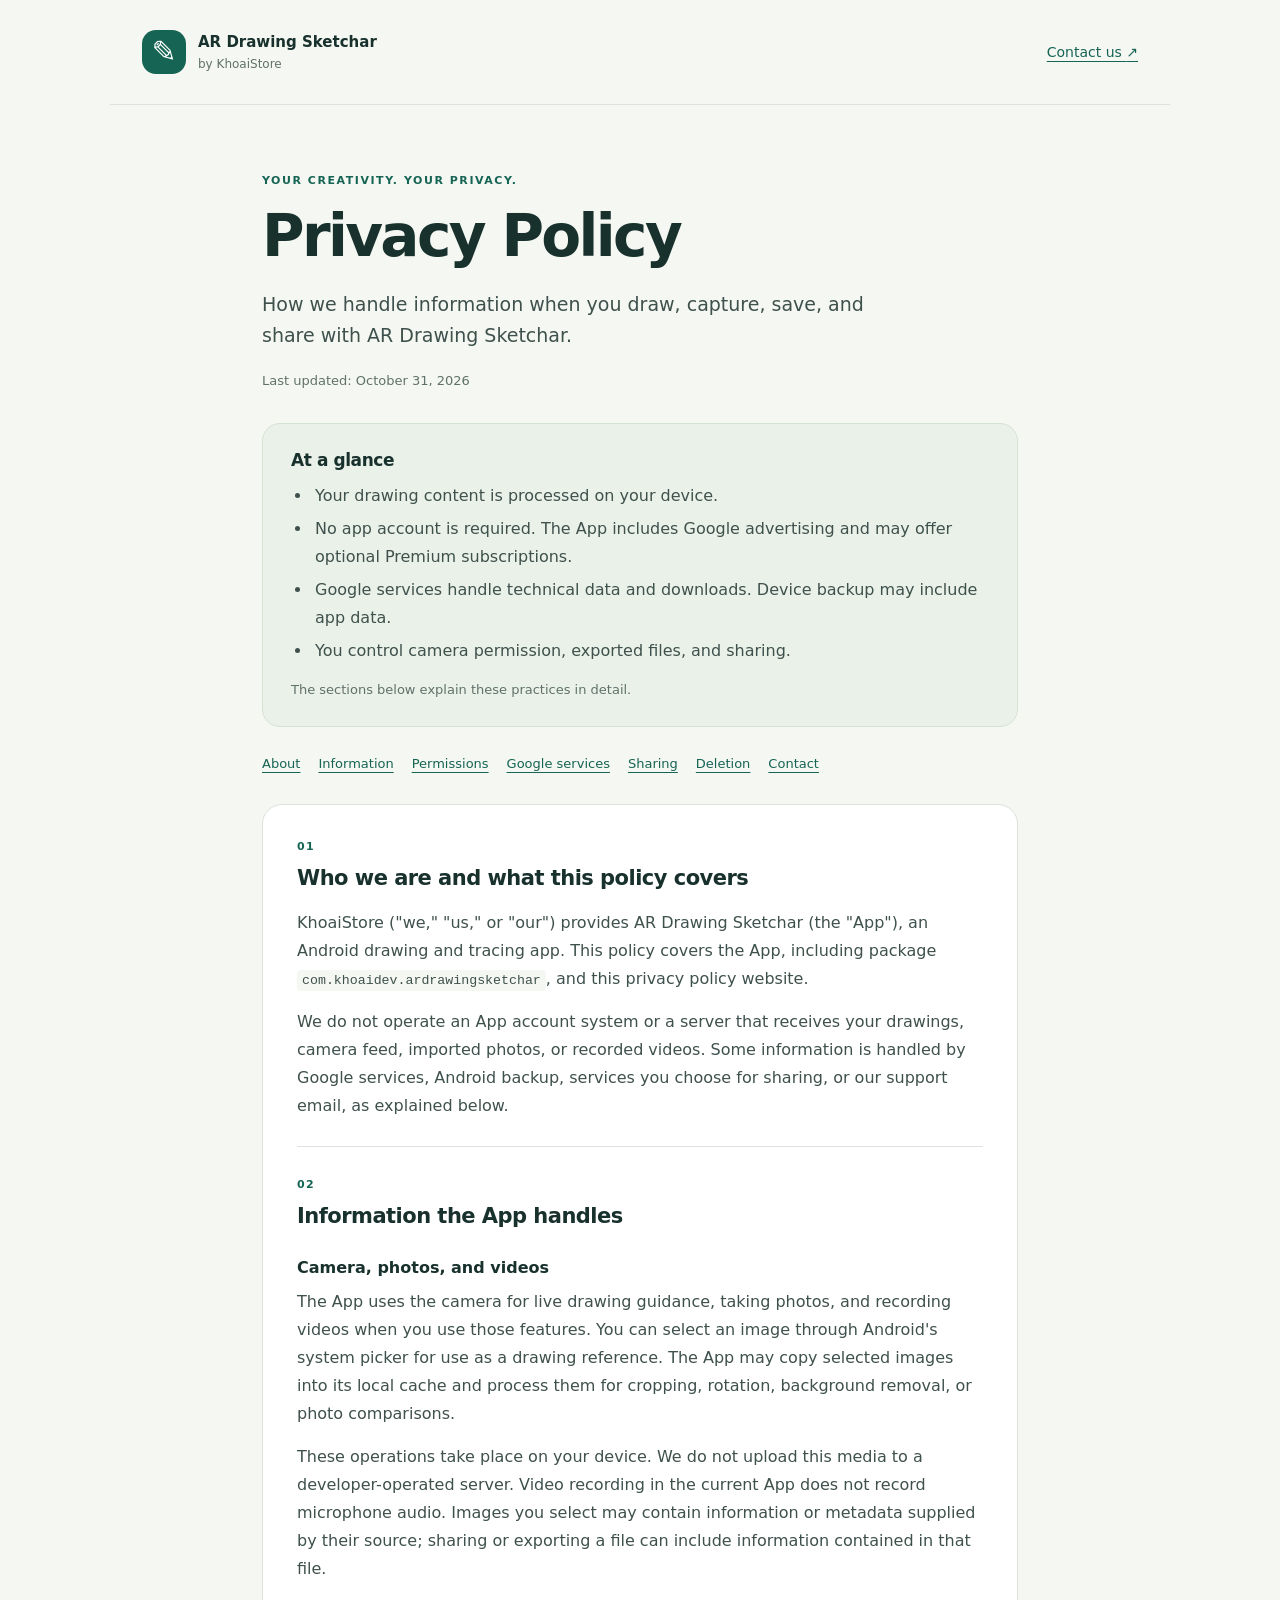
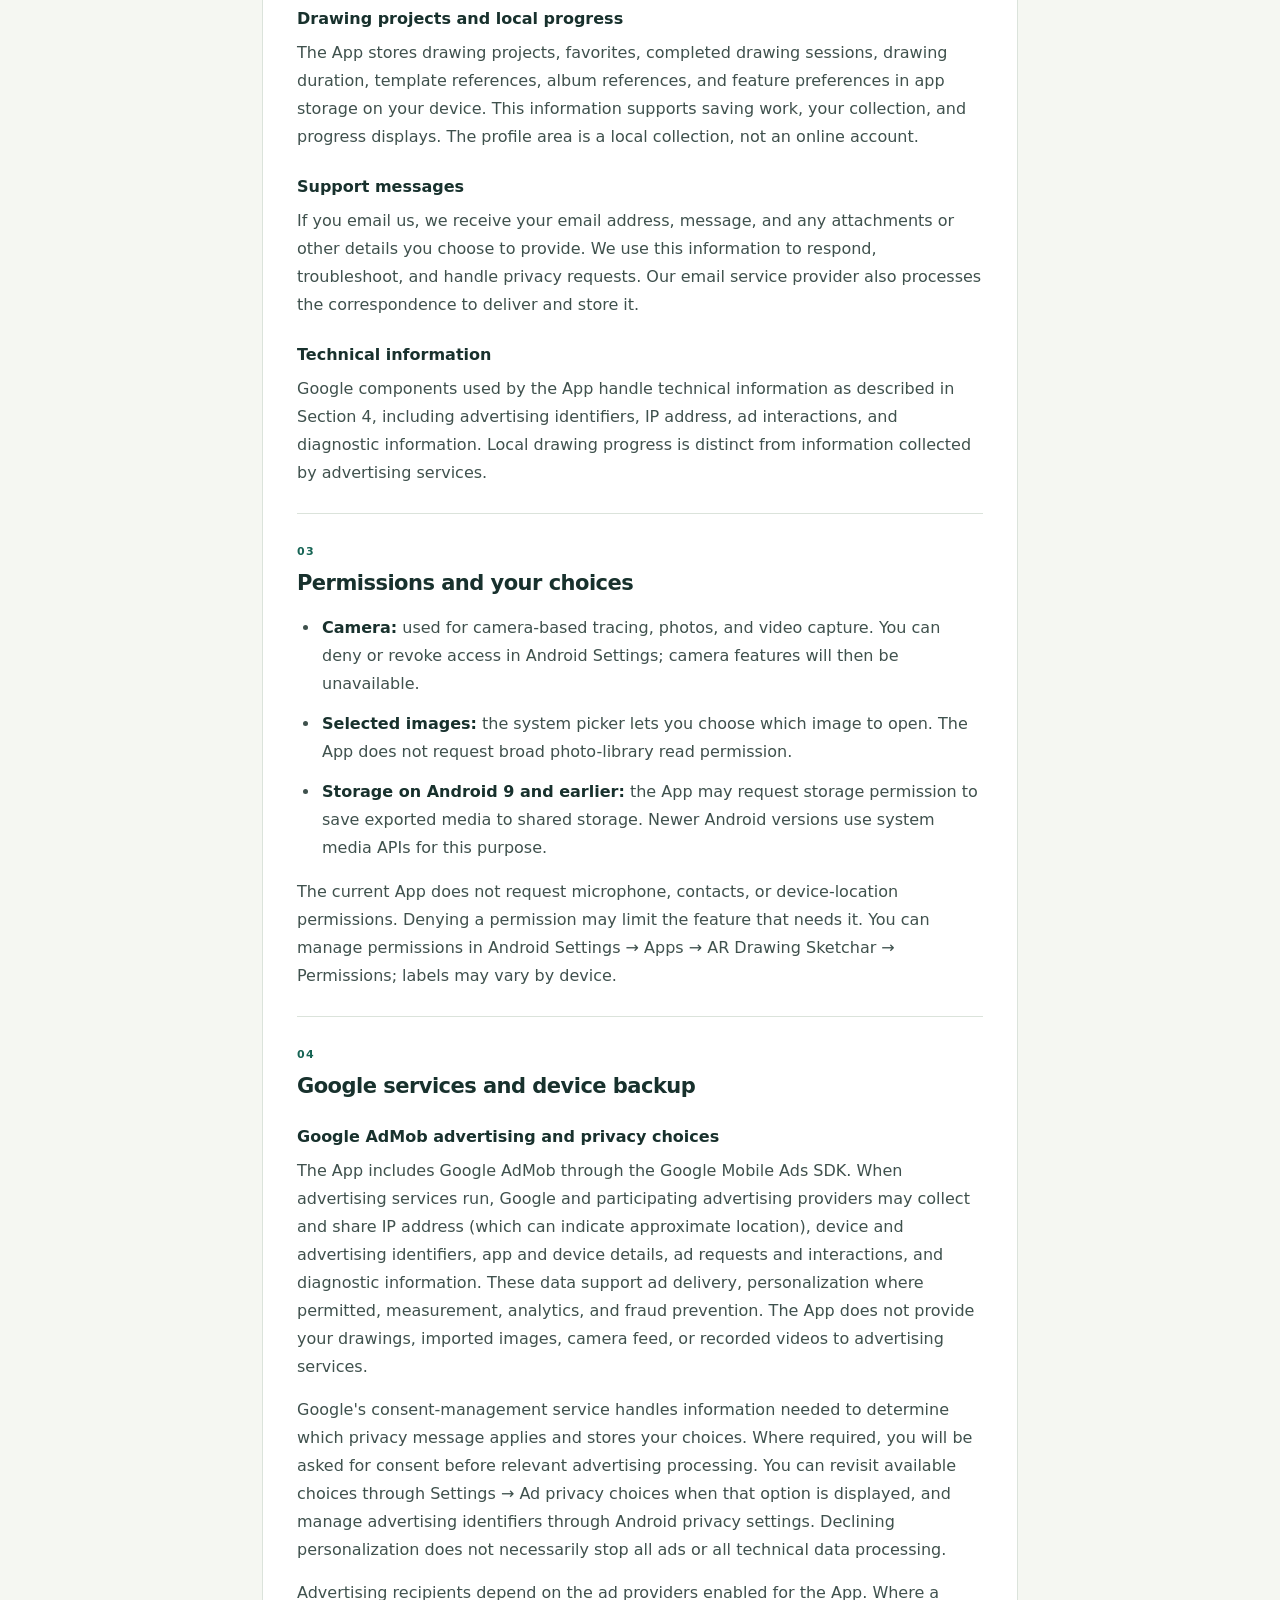
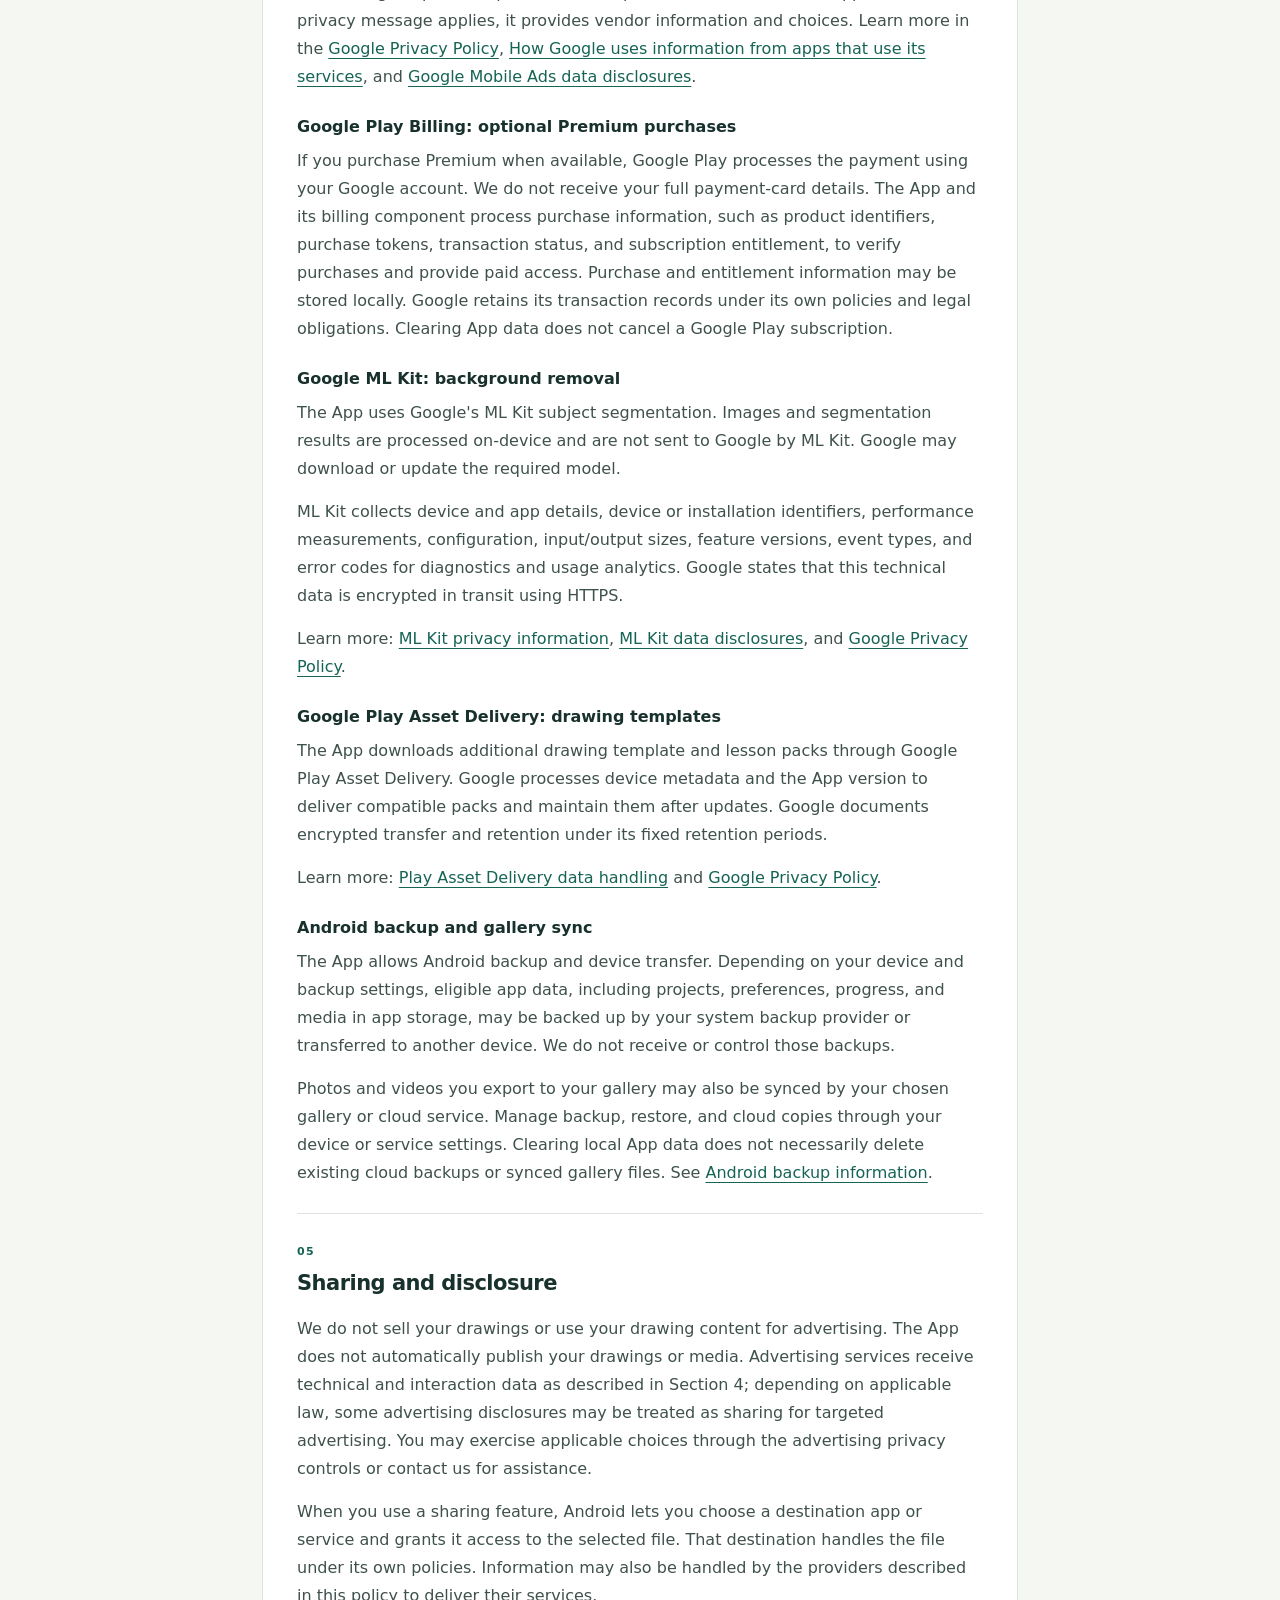
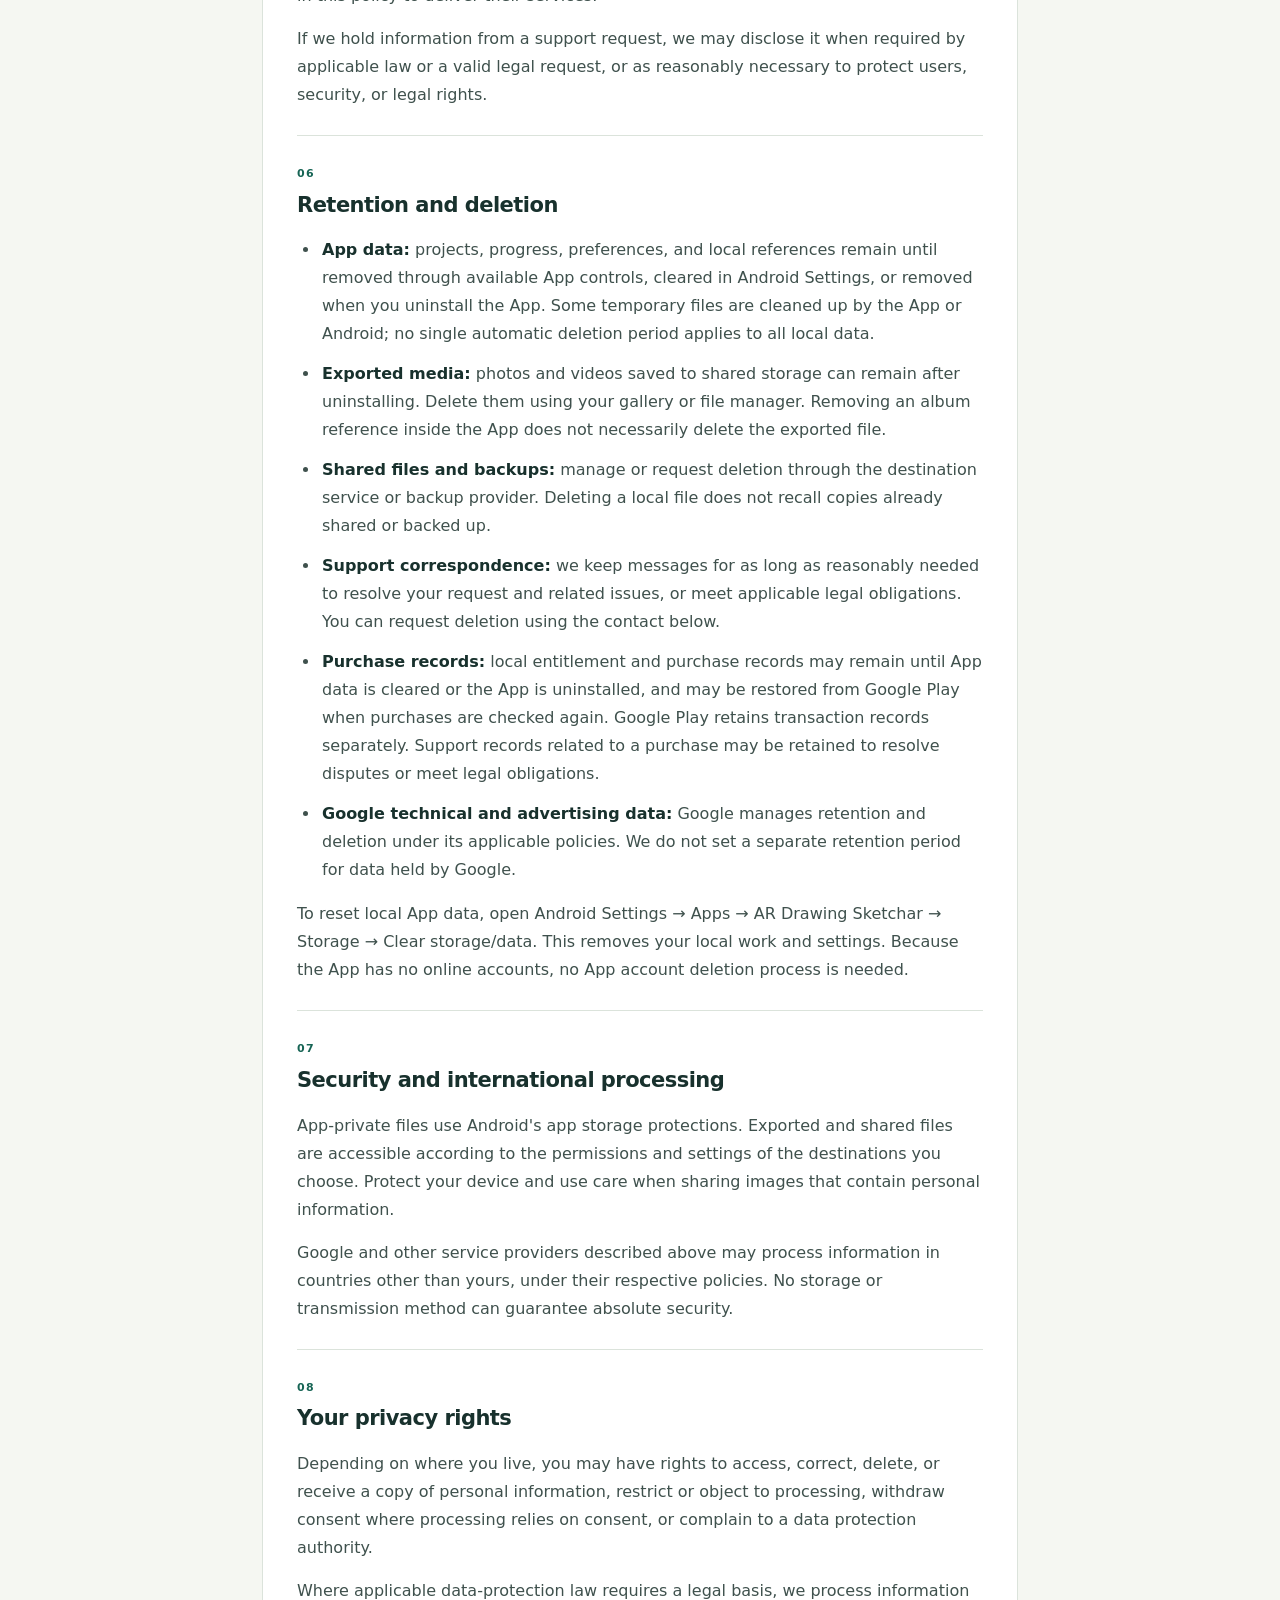
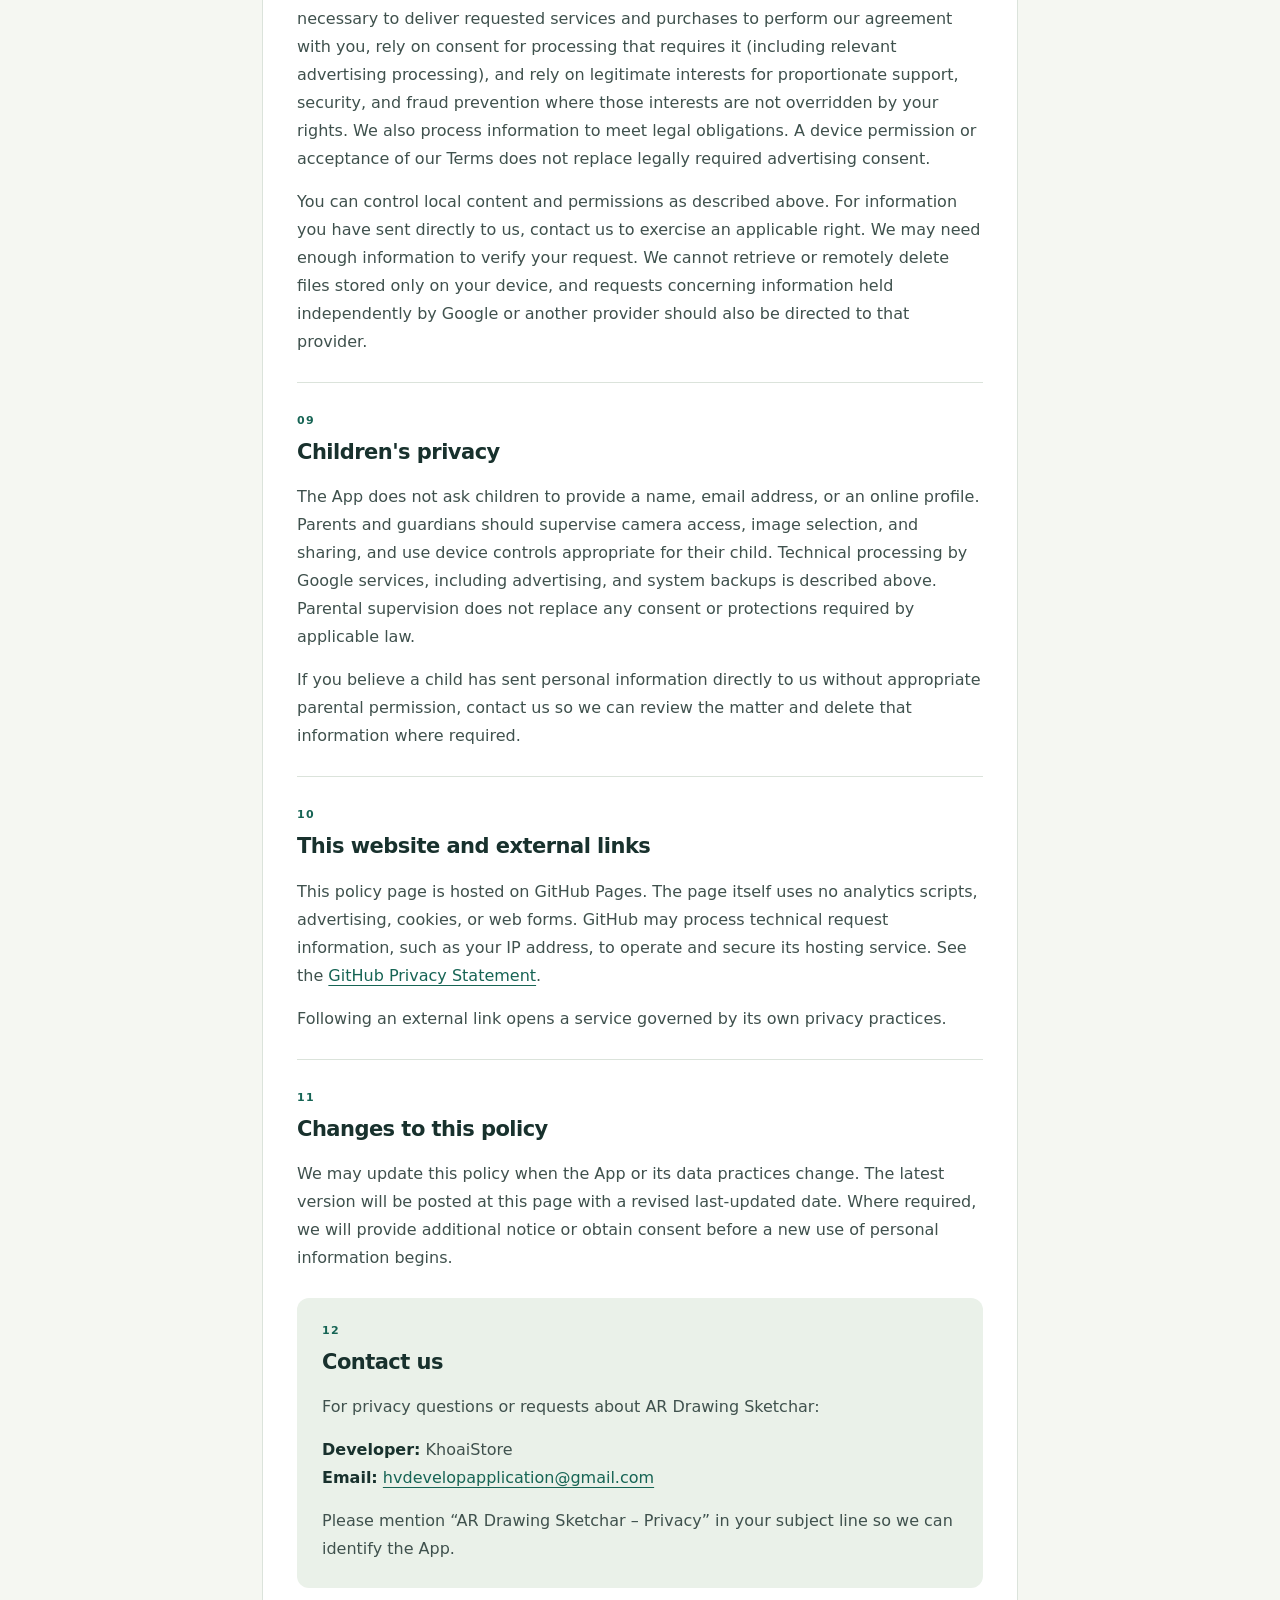
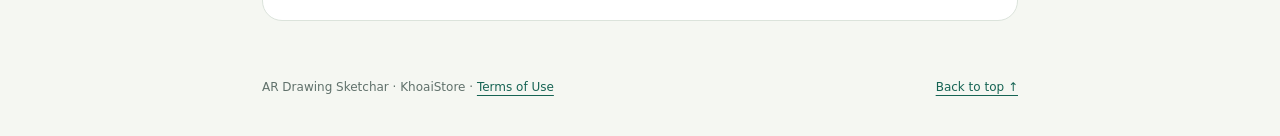
<file: index.html>
<!doctype html>
<html lang="en">
<head>
  <meta charset="utf-8">
  <meta name="viewport" content="width=device-width, initial-scale=1">
  <meta name="description" content="Privacy Policy for AR Drawing Sketchar by KhoaiStore. Learn how camera, photos, videos, local drawing data, and Google services are handled.">
  <meta name="color-scheme" content="light">
  <meta name="theme-color" content="#166454">
  <title>Privacy Policy · AR Drawing Sketchar · KhoaiStore</title>
  <link rel="stylesheet" href="styles.css">
</head>
<body>
  <a class="skip-link" href="#policy">Skip to privacy policy</a>
  <header class="site-header">
    <div class="brand"><span class="brand-mark" aria-hidden="true">✎</span><div><strong>AR Drawing Sketchar</strong><span>by KhoaiStore</span></div></div>
    <a class="contact-link" href="mailto:hvdevelopapplication@gmail.com">Contact us <span aria-hidden="true">↗</span></a>
  </header>
  <main id="policy">
    <div class="hero">
      <p class="eyebrow">Your creativity. Your privacy.</p>
      <h1>Privacy Policy</h1>
      <p class="lead">How we handle information when you draw, capture, save, and share with AR Drawing Sketchar.</p>
      <p class="updated">Last updated: <time datetime="2026-10-31">October 31, 2026</time></p>
    </div>
    <aside class="overview" aria-labelledby="overview-title">
      <h2 id="overview-title">At a glance</h2>
      <ul>
        <li>Your drawing content is processed on your device.</li>
        <li>No app account is required. The App includes Google advertising and may offer optional Premium subscriptions.</li>
        <li>Google services handle technical data and downloads. Device backup may include app data.</li>
        <li>You control camera permission, exported files, and sharing.</li>
      </ul>
      <p>The sections below explain these practices in detail.</p>
    </aside>
    <nav class="contents" aria-label="Policy sections">
      <a href="#about">About</a><a href="#information">Information</a><a href="#permissions">Permissions</a><a href="#services">Google services</a><a href="#sharing">Sharing</a><a href="#retention">Deletion</a><a href="#contact">Contact</a>
    </nav>
    <article>
      <section id="about">
        <h2><span class="section-number">01</span> Who we are and what this policy covers</h2>
        <p>KhoaiStore ("we," "us," or "our") provides AR Drawing Sketchar (the "App"), an Android drawing and tracing app. This policy covers the App, including package <code>com.khoaidev.ardrawingsketchar</code>, and this privacy policy website.</p>
        <p>We do not operate an App account system or a server that receives your drawings, camera feed, imported photos, or recorded videos. Some information is handled by Google services, Android backup, services you choose for sharing, or our support email, as explained below.</p>
      </section>
      <section id="information">
        <h2><span class="section-number">02</span> Information the App handles</h2>
        <h3>Camera, photos, and videos</h3>
        <p>The App uses the camera for live drawing guidance, taking photos, and recording videos when you use those features. You can select an image through Android's system picker for use as a drawing reference. The App may copy selected images into its local cache and process them for cropping, rotation, background removal, or photo comparisons.</p>
        <p>These operations take place on your device. We do not upload this media to a developer-operated server. Video recording in the current App does not record microphone audio. Images you select may contain information or metadata supplied by their source; sharing or exporting a file can include information contained in that file.</p>
        <h3>Drawing projects and local progress</h3>
        <p>The App stores drawing projects, favorites, completed drawing sessions, drawing duration, template references, album references, and feature preferences in app storage on your device. This information supports saving work, your collection, and progress displays. The profile area is a local collection, not an online account.</p>
        <h3>Support messages</h3>
        <p>If you email us, we receive your email address, message, and any attachments or other details you choose to provide. We use this information to respond, troubleshoot, and handle privacy requests. Our email service provider also processes the correspondence to deliver and store it.</p>
        <h3>Technical information</h3>
        <p>Google components used by the App handle technical information as described in Section 4, including advertising identifiers, IP address, ad interactions, and diagnostic information. Local drawing progress is distinct from information collected by advertising services.</p>
      </section>
      <section id="permissions">
        <h2><span class="section-number">03</span> Permissions and your choices</h2>
        <ul>
          <li><strong>Camera:</strong> used for camera-based tracing, photos, and video capture. You can deny or revoke access in Android Settings; camera features will then be unavailable.</li>
          <li><strong>Selected images:</strong> the system picker lets you choose which image to open. The App does not request broad photo-library read permission.</li>
          <li><strong>Storage on Android 9 and earlier:</strong> the App may request storage permission to save exported media to shared storage. Newer Android versions use system media APIs for this purpose.</li>
        </ul>
        <p>The current App does not request microphone, contacts, or device-location permissions. Denying a permission may limit the feature that needs it. You can manage permissions in Android Settings → Apps → AR Drawing Sketchar → Permissions; labels may vary by device.</p>
      </section>
      <section id="services">
        <h2><span class="section-number">04</span> Google services and device backup</h2>
        <h3>Google AdMob advertising and privacy choices</h3>
        <p>The App includes Google AdMob through the Google Mobile Ads SDK. When advertising services run, Google and participating advertising providers may collect and share IP address (which can indicate approximate location), device and advertising identifiers, app and device details, ad requests and interactions, and diagnostic information. These data support ad delivery, personalization where permitted, measurement, analytics, and fraud prevention. The App does not provide your drawings, imported images, camera feed, or recorded videos to advertising services.</p>
        <p>Google's consent-management service handles information needed to determine which privacy message applies and stores your choices. Where required, you will be asked for consent before relevant advertising processing. You can revisit available choices through Settings → Ad privacy choices when that option is displayed, and manage advertising identifiers through Android privacy settings. Declining personalization does not necessarily stop all ads or all technical data processing.</p>
        <p>Advertising recipients depend on the ad providers enabled for the App. Where a privacy message applies, it provides vendor information and choices. Learn more in the <a href="https://policies.google.com/privacy">Google Privacy Policy</a>, <a href="https://policies.google.com/technologies/partner-sites">How Google uses information from apps that use its services</a>, and <a href="https://developers.google.com/admob/android/next-gen/privacy/play-data-disclosure">Google Mobile Ads data disclosures</a>.</p>
        <h3>Google Play Billing: optional Premium purchases</h3>
        <p>If you purchase Premium when available, Google Play processes the payment using your Google account. We do not receive your full payment-card details. The App and its billing component process purchase information, such as product identifiers, purchase tokens, transaction status, and subscription entitlement, to verify purchases and provide paid access. Purchase and entitlement information may be stored locally. Google retains its transaction records under its own policies and legal obligations. Clearing App data does not cancel a Google Play subscription.</p>
        <h3>Google ML Kit: background removal</h3>
        <p>The App uses Google's ML Kit subject segmentation. Images and segmentation results are processed on-device and are not sent to Google by ML Kit. Google may download or update the required model.</p>
        <p>ML Kit collects device and app details, device or installation identifiers, performance measurements, configuration, input/output sizes, feature versions, event types, and error codes for diagnostics and usage analytics. Google states that this technical data is encrypted in transit using HTTPS.</p>
        <p>Learn more: <a href="https://developers.google.com/ml-kit/terms">ML Kit privacy information</a>, <a href="https://developers.google.com/ml-kit/android-data-disclosure">ML Kit data disclosures</a>, and <a href="https://policies.google.com/privacy">Google Privacy Policy</a>.</p>
        <h3>Google Play Asset Delivery: drawing templates</h3>
        <p>The App downloads additional drawing template and lesson packs through Google Play Asset Delivery. Google processes device metadata and the App version to deliver compatible packs and maintain them after updates. Google documents encrypted transfer and retention under its fixed retention periods.</p>
        <p>Learn more: <a href="https://developer.android.com/guide/playcore/asset-delivery">Play Asset Delivery data handling</a> and <a href="https://policies.google.com/privacy">Google Privacy Policy</a>.</p>
        <h3>Android backup and gallery sync</h3>
        <p>The App allows Android backup and device transfer. Depending on your device and backup settings, eligible app data, including projects, preferences, progress, and media in app storage, may be backed up by your system backup provider or transferred to another device. We do not receive or control those backups.</p>
        <p>Photos and videos you export to your gallery may also be synced by your chosen gallery or cloud service. Manage backup, restore, and cloud copies through your device or service settings. Clearing local App data does not necessarily delete existing cloud backups or synced gallery files. See <a href="https://developer.android.com/identity/data/autobackup">Android backup information</a>.</p>
      </section>
      <section id="sharing">
        <h2><span class="section-number">05</span> Sharing and disclosure</h2>
        <p>We do not sell your drawings or use your drawing content for advertising. The App does not automatically publish your drawings or media. Advertising services receive technical and interaction data as described in Section 4; depending on applicable law, some advertising disclosures may be treated as sharing for targeted advertising. You may exercise applicable choices through the advertising privacy controls or contact us for assistance.</p>
        <p>When you use a sharing feature, Android lets you choose a destination app or service and grants it access to the selected file. That destination handles the file under its own policies. Information may also be handled by the providers described in this policy to deliver their services.</p>
        <p>If we hold information from a support request, we may disclose it when required by applicable law or a valid legal request, or as reasonably necessary to protect users, security, or legal rights.</p>
      </section>
      <section id="retention">
        <h2><span class="section-number">06</span> Retention and deletion</h2>
        <ul>
          <li><strong>App data:</strong> projects, progress, preferences, and local references remain until removed through available App controls, cleared in Android Settings, or removed when you uninstall the App. Some temporary files are cleaned up by the App or Android; no single automatic deletion period applies to all local data.</li>
          <li><strong>Exported media:</strong> photos and videos saved to shared storage can remain after uninstalling. Delete them using your gallery or file manager. Removing an album reference inside the App does not necessarily delete the exported file.</li>
          <li><strong>Shared files and backups:</strong> manage or request deletion through the destination service or backup provider. Deleting a local file does not recall copies already shared or backed up.</li>
          <li><strong>Support correspondence:</strong> we keep messages for as long as reasonably needed to resolve your request and related issues, or meet applicable legal obligations. You can request deletion using the contact below.</li>
          <li><strong>Purchase records:</strong> local entitlement and purchase records may remain until App data is cleared or the App is uninstalled, and may be restored from Google Play when purchases are checked again. Google Play retains transaction records separately. Support records related to a purchase may be retained to resolve disputes or meet legal obligations.</li>
          <li><strong>Google technical and advertising data:</strong> Google manages retention and deletion under its applicable policies. We do not set a separate retention period for data held by Google.</li>
        </ul>
        <p>To reset local App data, open Android Settings → Apps → AR Drawing Sketchar → Storage → Clear storage/data. This removes your local work and settings. Because the App has no online accounts, no App account deletion process is needed.</p>
      </section>
      <section id="security">
        <h2><span class="section-number">07</span> Security and international processing</h2>
        <p>App-private files use Android's app storage protections. Exported and shared files are accessible according to the permissions and settings of the destinations you choose. Protect your device and use care when sharing images that contain personal information.</p>
        <p>Google and other service providers described above may process information in countries other than yours, under their respective policies. No storage or transmission method can guarantee absolute security.</p>
      </section>
      <section id="rights">
        <h2><span class="section-number">08</span> Your privacy rights</h2>
        <p>Depending on where you live, you may have rights to access, correct, delete, or receive a copy of personal information, restrict or object to processing, withdraw consent where processing relies on consent, or complain to a data protection authority.</p>
        <p>Where applicable data-protection law requires a legal basis, we process information necessary to deliver requested services and purchases to perform our agreement with you, rely on consent for processing that requires it (including relevant advertising processing), and rely on legitimate interests for proportionate support, security, and fraud prevention where those interests are not overridden by your rights. We also process information to meet legal obligations. A device permission or acceptance of our Terms does not replace legally required advertising consent.</p>
        <p>You can control local content and permissions as described above. For information you have sent directly to us, contact us to exercise an applicable right. We may need enough information to verify your request. We cannot retrieve or remotely delete files stored only on your device, and requests concerning information held independently by Google or another provider should also be directed to that provider.</p>
      </section>
      <section id="children">
        <h2><span class="section-number">09</span> Children's privacy</h2>
        <p>The App does not ask children to provide a name, email address, or an online profile. Parents and guardians should supervise camera access, image selection, and sharing, and use device controls appropriate for their child. Technical processing by Google services, including advertising, and system backups is described above. Parental supervision does not replace any consent or protections required by applicable law.</p>
        <p>If you believe a child has sent personal information directly to us without appropriate parental permission, contact us so we can review the matter and delete that information where required.</p>
      </section>
      <section id="website">
        <h2><span class="section-number">10</span> This website and external links</h2>
        <p>This policy page is hosted on GitHub Pages. The page itself uses no analytics scripts, advertising, cookies, or web forms. GitHub may process technical request information, such as your IP address, to operate and secure its hosting service. See the <a href="https://docs.github.com/en/site-policy/privacy-policies/github-general-privacy-statement">GitHub Privacy Statement</a>.</p>
        <p>Following an external link opens a service governed by its own privacy practices.</p>
      </section>
      <section id="changes">
        <h2><span class="section-number">11</span> Changes to this policy</h2>
        <p>We may update this policy when the App or its data practices change. The latest version will be posted at this page with a revised last-updated date. Where required, we will provide additional notice or obtain consent before a new use of personal information begins.</p>
      </section>
      <section id="contact" class="contact-card">
        <h2><span class="section-number">12</span> Contact us</h2>
        <p>For privacy questions or requests about AR Drawing Sketchar:</p>
        <p><strong>Developer:</strong> KhoaiStore<br><strong>Email:</strong> <a href="mailto:hvdevelopapplication@gmail.com">hvdevelopapplication@gmail.com</a></p>
        <p>Please mention “AR Drawing Sketchar – Privacy” in your subject line so we can identify the App.</p>
      </section>
    </article>
  </main>
  <footer><p>AR Drawing Sketchar · KhoaiStore · <a href="terms.html">Terms of Use</a></p><a href="#policy">Back to top ↑</a></footer>
</body>
</html>
</file>
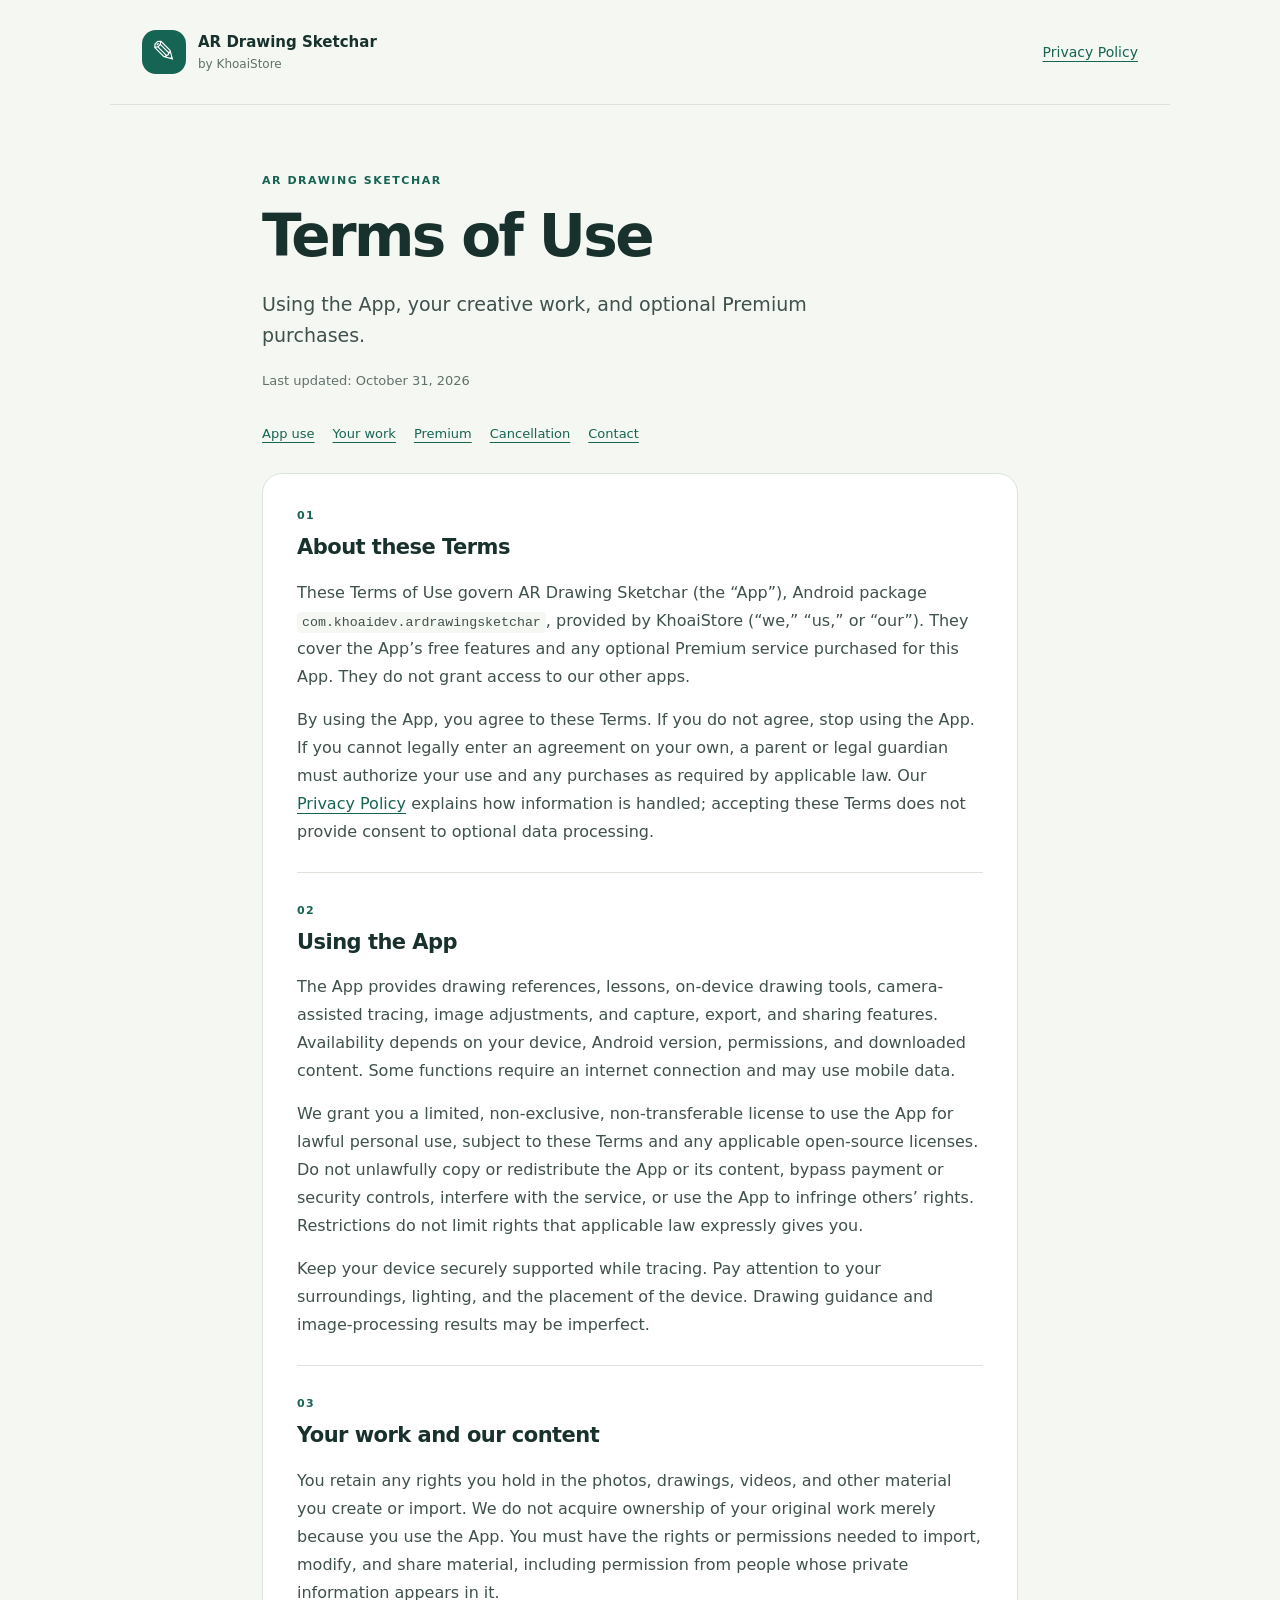
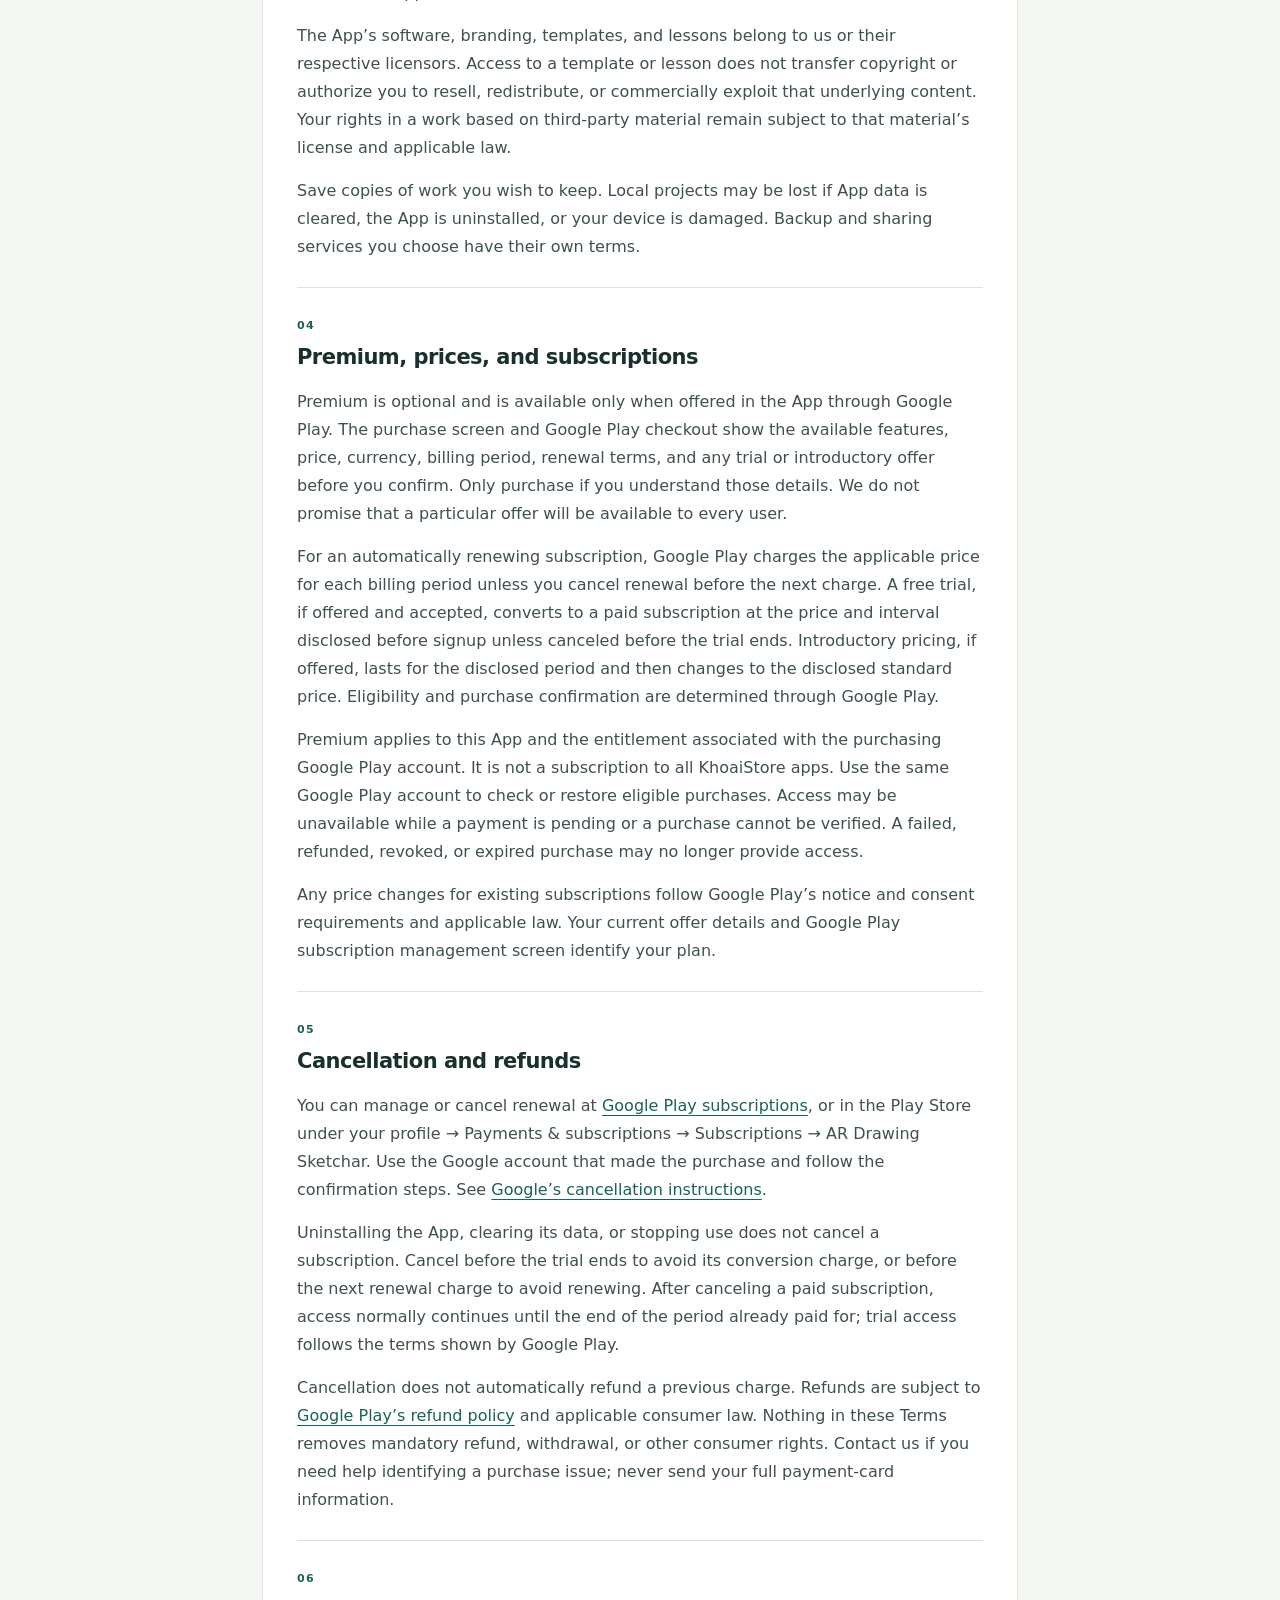
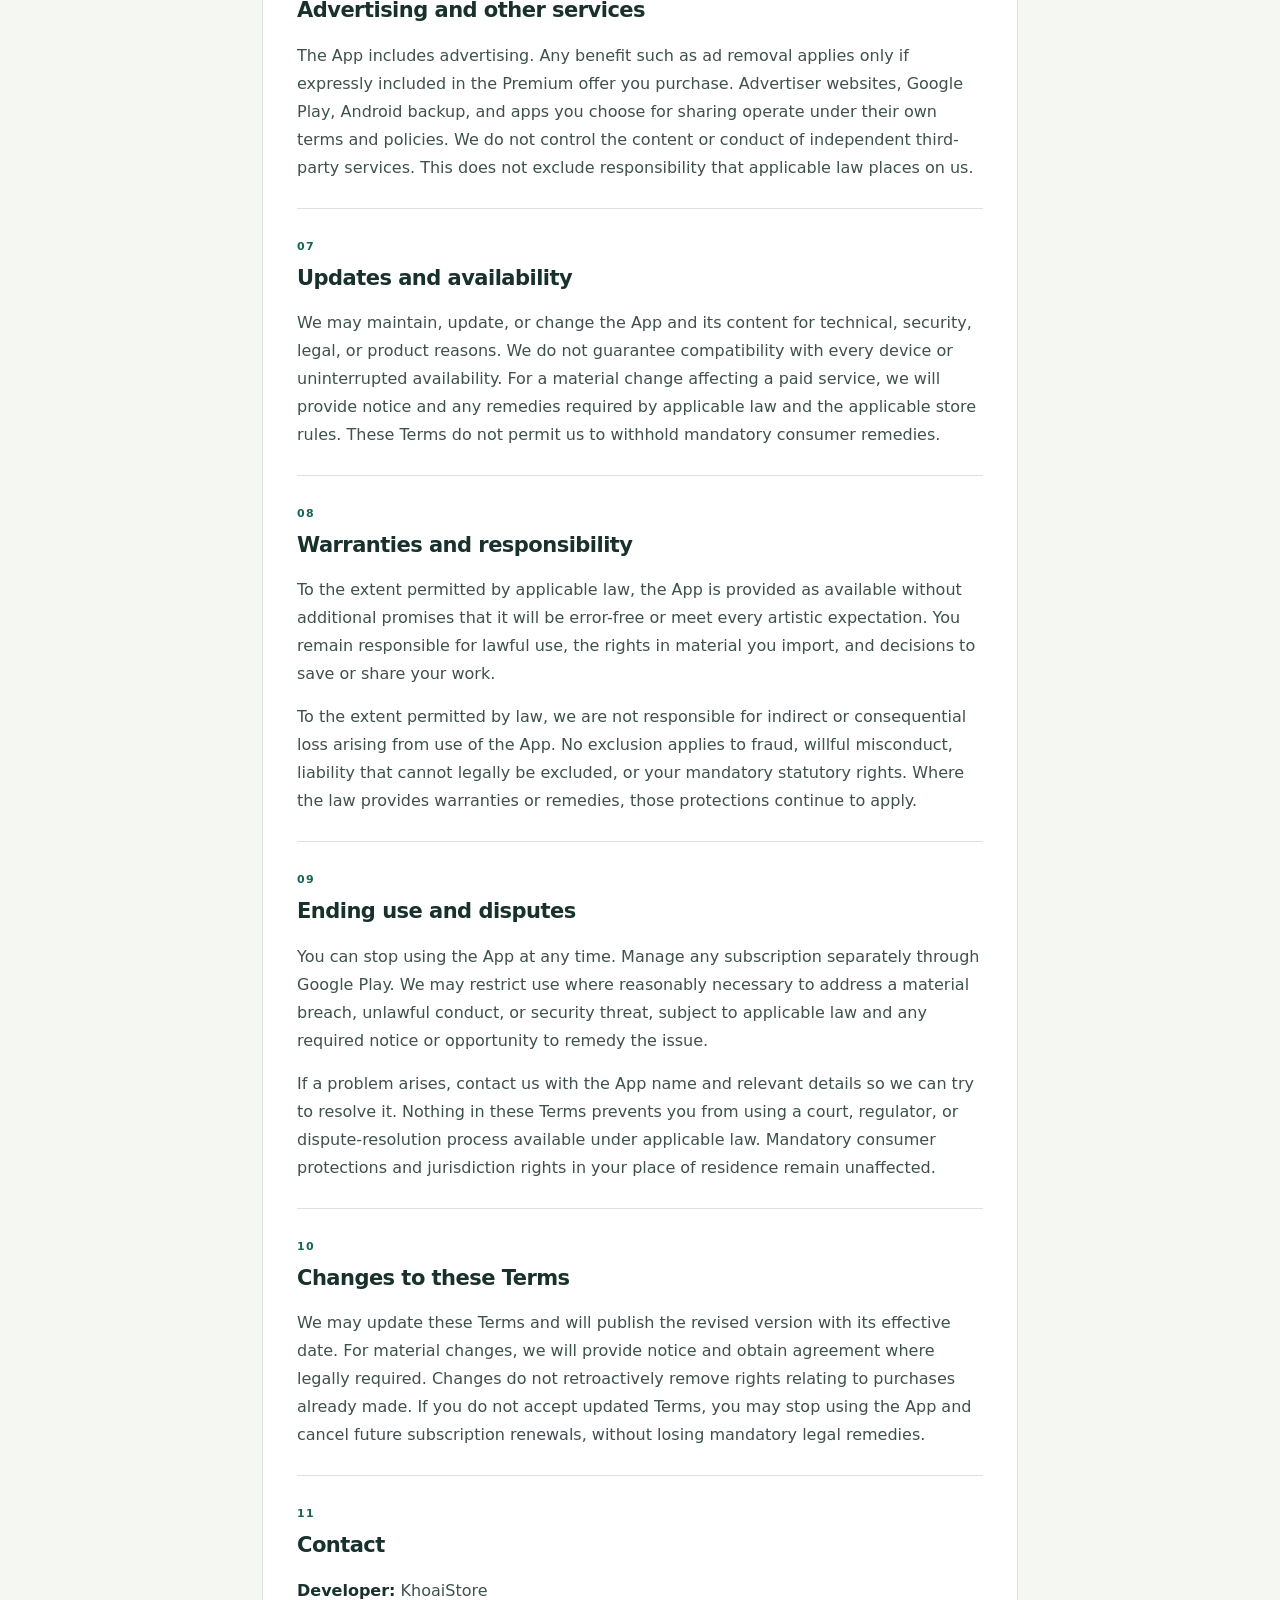
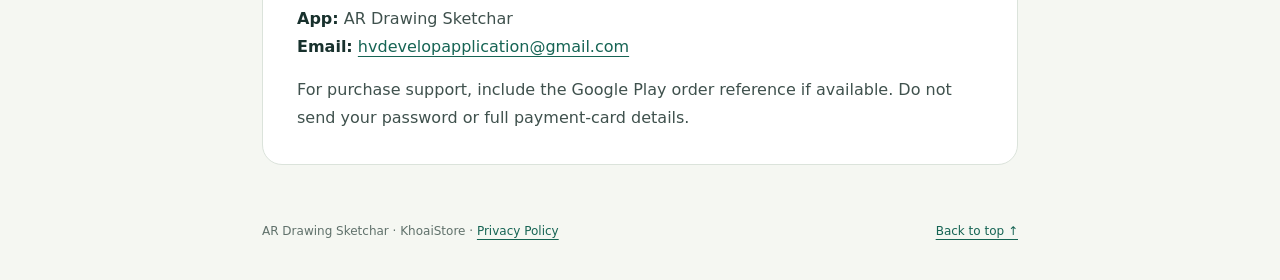
<file: terms.html>
<!doctype html>
<html lang="en"><head><meta charset="utf-8"><meta name="viewport" content="width=device-width, initial-scale=1"><meta name="description" content="Terms of Use for AR Drawing Sketchar by KhoaiStore, including optional Premium subscriptions and cancellation."><title>Terms of Use · AR Drawing Sketchar · KhoaiStore</title><link rel="stylesheet" href="styles.css"></head>
<body><a class="skip-link" href="#terms">Skip to terms</a><header class="site-header"><div class="brand"><span class="brand-mark" aria-hidden="true">✎</span><div><strong>AR Drawing Sketchar</strong><span>by KhoaiStore</span></div></div><a class="contact-link" href="index.html">Privacy Policy</a></header><main id="terms"><div class="hero"><p class="eyebrow">AR Drawing Sketchar</p><h1>Terms of Use</h1><p class="lead">Using the App, your creative work, and optional Premium purchases.</p><p class="updated">Last updated: <time datetime="2026-10-31">October 31, 2026</time></p></div><nav class="contents" aria-label="Terms sections"><a href="#use">App use</a><a href="#content">Your work</a><a href="#premium">Premium</a><a href="#cancel">Cancellation</a><a href="#contact">Contact</a></nav><article><section id="scope"><h2><span class="section-number">01</span> About these Terms</h2><p>These Terms of Use govern AR Drawing Sketchar (the “App”), Android package <code>com.khoaidev.ardrawingsketchar</code>, provided by KhoaiStore (“we,” “us,” or “our”). They cover the App’s free features and any optional Premium service purchased for this App. They do not grant access to our other apps.</p><p>By using the App, you agree to these Terms. If you do not agree, stop using the App. If you cannot legally enter an agreement on your own, a parent or legal guardian must authorize your use and any purchases as required by applicable law. Our <a href="index.html">Privacy Policy</a> explains how information is handled; accepting these Terms does not provide consent to optional data processing.</p></section>
<section id="use"><h2><span class="section-number">02</span> Using the App</h2><p>The App provides drawing references, lessons, on-device drawing tools, camera-assisted tracing, image adjustments, and capture, export, and sharing features. Availability depends on your device, Android version, permissions, and downloaded content. Some functions require an internet connection and may use mobile data.</p><p>We grant you a limited, non-exclusive, non-transferable license to use the App for lawful personal use, subject to these Terms and any applicable open-source licenses. Do not unlawfully copy or redistribute the App or its content, bypass payment or security controls, interfere with the service, or use the App to infringe others’ rights. Restrictions do not limit rights that applicable law expressly gives you.</p><p>Keep your device securely supported while tracing. Pay attention to your surroundings, lighting, and the placement of the device. Drawing guidance and image-processing results may be imperfect.</p></section>
<section id="content"><h2><span class="section-number">03</span> Your work and our content</h2><p>You retain any rights you hold in the photos, drawings, videos, and other material you create or import. We do not acquire ownership of your original work merely because you use the App. You must have the rights or permissions needed to import, modify, and share material, including permission from people whose private information appears in it.</p><p>The App’s software, branding, templates, and lessons belong to us or their respective licensors. Access to a template or lesson does not transfer copyright or authorize you to resell, redistribute, or commercially exploit that underlying content. Your rights in a work based on third-party material remain subject to that material’s license and applicable law.</p><p>Save copies of work you wish to keep. Local projects may be lost if App data is cleared, the App is uninstalled, or your device is damaged. Backup and sharing services you choose have their own terms.</p></section>
<section id="premium"><h2><span class="section-number">04</span> Premium, prices, and subscriptions</h2><p>Premium is optional and is available only when offered in the App through Google Play. The purchase screen and Google Play checkout show the available features, price, currency, billing period, renewal terms, and any trial or introductory offer before you confirm. Only purchase if you understand those details. We do not promise that a particular offer will be available to every user.</p><p>For an automatically renewing subscription, Google Play charges the applicable price for each billing period unless you cancel renewal before the next charge. A free trial, if offered and accepted, converts to a paid subscription at the price and interval disclosed before signup unless canceled before the trial ends. Introductory pricing, if offered, lasts for the disclosed period and then changes to the disclosed standard price. Eligibility and purchase confirmation are determined through Google Play.</p><p>Premium applies to this App and the entitlement associated with the purchasing Google Play account. It is not a subscription to all KhoaiStore apps. Use the same Google Play account to check or restore eligible purchases. Access may be unavailable while a payment is pending or a purchase cannot be verified. A failed, refunded, revoked, or expired purchase may no longer provide access.</p><p>Any price changes for existing subscriptions follow Google Play’s notice and consent requirements and applicable law. Your current offer details and Google Play subscription management screen identify your plan.</p></section>
<section id="cancel"><h2><span class="section-number">05</span> Cancellation and refunds</h2><p>You can manage or cancel renewal at <a href="https://play.google.com/store/account/subscriptions">Google Play subscriptions</a>, or in the Play Store under your profile → Payments &amp; subscriptions → Subscriptions → AR Drawing Sketchar. Use the Google account that made the purchase and follow the confirmation steps. See <a href="https://support.google.com/googleplay/answer/7018481">Google’s cancellation instructions</a>.</p><p>Uninstalling the App, clearing its data, or stopping use does not cancel a subscription. Cancel before the trial ends to avoid its conversion charge, or before the next renewal charge to avoid renewing. After canceling a paid subscription, access normally continues until the end of the period already paid for; trial access follows the terms shown by Google Play.</p><p>Cancellation does not automatically refund a previous charge. Refunds are subject to <a href="https://support.google.com/googleplay/answer/2479637">Google Play’s refund policy</a> and applicable consumer law. Nothing in these Terms removes mandatory refund, withdrawal, or other consumer rights. Contact us if you need help identifying a purchase issue; never send your full payment-card information.</p></section>
<section id="third-parties"><h2><span class="section-number">06</span> Advertising and other services</h2><p>The App includes advertising. Any benefit such as ad removal applies only if expressly included in the Premium offer you purchase. Advertiser websites, Google Play, Android backup, and apps you choose for sharing operate under their own terms and policies. We do not control the content or conduct of independent third-party services. This does not exclude responsibility that applicable law places on us.</p></section>
<section id="availability"><h2><span class="section-number">07</span> Updates and availability</h2><p>We may maintain, update, or change the App and its content for technical, security, legal, or product reasons. We do not guarantee compatibility with every device or uninterrupted availability. For a material change affecting a paid service, we will provide notice and any remedies required by applicable law and the applicable store rules. These Terms do not permit us to withhold mandatory consumer remedies.</p></section>
<section id="liability"><h2><span class="section-number">08</span> Warranties and responsibility</h2><p>To the extent permitted by applicable law, the App is provided as available without additional promises that it will be error-free or meet every artistic expectation. You remain responsible for lawful use, the rights in material you import, and decisions to save or share your work.</p><p>To the extent permitted by law, we are not responsible for indirect or consequential loss arising from use of the App. No exclusion applies to fraud, willful misconduct, liability that cannot legally be excluded, or your mandatory statutory rights. Where the law provides warranties or remedies, those protections continue to apply.</p></section>
<section id="ending"><h2><span class="section-number">09</span> Ending use and disputes</h2><p>You can stop using the App at any time. Manage any subscription separately through Google Play. We may restrict use where reasonably necessary to address a material breach, unlawful conduct, or security threat, subject to applicable law and any required notice or opportunity to remedy the issue.</p><p>If a problem arises, contact us with the App name and relevant details so we can try to resolve it. Nothing in these Terms prevents you from using a court, regulator, or dispute-resolution process available under applicable law. Mandatory consumer protections and jurisdiction rights in your place of residence remain unaffected.</p></section>
<section id="changes"><h2><span class="section-number">10</span> Changes to these Terms</h2><p>We may update these Terms and will publish the revised version with its effective date. For material changes, we will provide notice and obtain agreement where legally required. Changes do not retroactively remove rights relating to purchases already made. If you do not accept updated Terms, you may stop using the App and cancel future subscription renewals, without losing mandatory legal remedies.</p></section>
<section id="contact"><h2><span class="section-number">11</span> Contact</h2><p><strong>Developer:</strong> KhoaiStore<br><strong>App:</strong> AR Drawing Sketchar<br><strong>Email:</strong> <a href="mailto:hvdevelopapplication@gmail.com">hvdevelopapplication@gmail.com</a></p><p>For purchase support, include the Google Play order reference if available. Do not send your password or full payment-card details.</p></section></article></main><footer><p>AR Drawing Sketchar · KhoaiStore · <a href="index.html">Privacy Policy</a></p><a href="#terms">Back to top ↑</a></footer></body></html>
</file>
<file: styles.css>
:root{--ink:#18312d;--body:#3f514d;--muted:#60716b;--green:#166454;--paper:#fff;--canvas:#f5f7f2;--line:#dbe3db;--soft:#eaf1e9}
*{box-sizing:border-box}
html{scroll-behavior:smooth;scroll-padding-top:24px}
body{margin:0;background:var(--canvas);color:var(--body);font-family:system-ui,-apple-system,BlinkMacSystemFont,"Segoe UI",sans-serif;font-size:16px;line-height:1.75;-webkit-font-smoothing:antialiased}
a{color:var(--green);text-underline-offset:4px;text-decoration-thickness:1px;overflow-wrap:anywhere}
a:hover{text-decoration-thickness:2px}
a:focus-visible{outline:3px solid var(--green);outline-offset:5px;border-radius:2px}
.skip-link{position:absolute;top:-80px;left:16px;padding:10px 16px;background:var(--paper);z-index:2}
.skip-link:focus{top:12px}
.site-header{max-width:1060px;margin:auto;padding:30px 32px;display:flex;align-items:center;justify-content:space-between;gap:24px;border-bottom:1px solid var(--line)}
.brand{display:flex;align-items:center;gap:12px;color:var(--ink);line-height:1.4}
.brand-mark{display:grid;place-items:center;width:44px;height:44px;background:var(--green);color:#fff;font-size:30px;border-radius:14px;flex:none}
.brand strong{display:block;font-size:15px;font-weight:650}
.brand span:not(.brand-mark){display:block;font-size:12px;color:var(--muted);margin-top:3px}
.contact-link{font-size:14px;white-space:nowrap}
main{max-width:820px;margin:0 auto;padding:0 32px 56px}
.hero{padding:66px 0 30px}
.eyebrow{text-transform:uppercase;letter-spacing:.14em;color:var(--green);font-size:11px;font-weight:750;margin:0 0 14px}
h1{font-size:clamp(38px,7vw,58px);line-height:1.12;letter-spacing:-.045em;font-weight:650;color:var(--ink);margin:0 0 20px}
.lead{font-size:19px;line-height:1.6;max-width:620px;margin:0 0 20px}
.updated{font-size:13px;color:var(--muted);margin:0}
.overview{background:var(--soft);border:1px solid #d5e2d3;border-radius:18px;padding:24px 28px;margin-bottom:26px}
.overview h2{font-size:17px;margin:0 0 10px}
.overview ul{padding-left:21px;margin:0}
.overview li{padding-left:3px;margin:5px 0}
.overview p{font-size:13px;color:var(--muted);margin:14px 0 0}
.contents{display:flex;flex-wrap:wrap;gap:9px 18px;padding:0 0 28px;font-size:13px}
article{background:var(--paper);border:1px solid var(--line);border-radius:20px;padding:4px 34px 32px}
section{padding-top:30px;scroll-margin-top:20px}
section+section{margin-top:26px;border-top:1px solid var(--line)}
h2{font-size:21px;font-weight:650;letter-spacing:-.025em;line-height:1.45;color:var(--ink);margin:0 0 16px}
.section-number{display:block;font-size:11px;letter-spacing:.12em;color:var(--green);margin-bottom:8px}
h3{font-size:16px;color:var(--ink);line-height:1.5;margin:24px 0 8px;font-weight:650}
p{margin:0 0 15px}
section p:last-child{margin-bottom:0}
ul{padding-left:23px;margin:0 0 16px}
li{margin:0 0 12px;padding-left:2px}
strong{color:var(--ink);font-weight:650}
code{font-size:.83em;background:var(--canvas);padding:3px 5px;border-radius:4px;overflow-wrap:anywhere}
.contact-card{background:var(--soft);padding:25px;border-radius:12px;border-top:0}
footer{max-width:820px;margin:0 auto;padding:0 32px 38px;display:flex;justify-content:space-between;gap:20px;color:var(--muted);font-size:12px}
footer p{margin:0}
@media(max-width:540px){.site-header{padding:22px 20px;gap:14px}.brand strong{font-size:13px}.brand-mark{height:38px;width:38px}.contact-link{font-size:12px}main{padding:0 18px 36px}.hero{padding-top:44px}.lead{font-size:17px}.overview{padding:21px}.contents{gap:8px 16px}article{padding:0 21px 24px;border-radius:16px}h2{font-size:20px}.contact-card{padding:20px;margin-left:-5px;margin-right:-5px}footer{padding:0 20px 28px;flex-wrap:wrap}}
@media(prefers-reduced-motion:reduce){html{scroll-behavior:auto}}
@media print{body{background:#fff;color:#111;font-size:11pt}.site-header,.skip-link,.contents,footer{display:none}main{max-width:none;padding:0}.hero{padding:0 0 20px}h1{font-size:30pt}.lead{font-size:12pt}.overview{background:none;border:1px solid #aaa}article{border:0;padding:0}section{padding-top:18px}h2,h3{break-after:avoid}a{color:inherit}p,li{orphans:3;widows:3}.contact-card{background:none;border:1px solid #aaa}}
</file>
